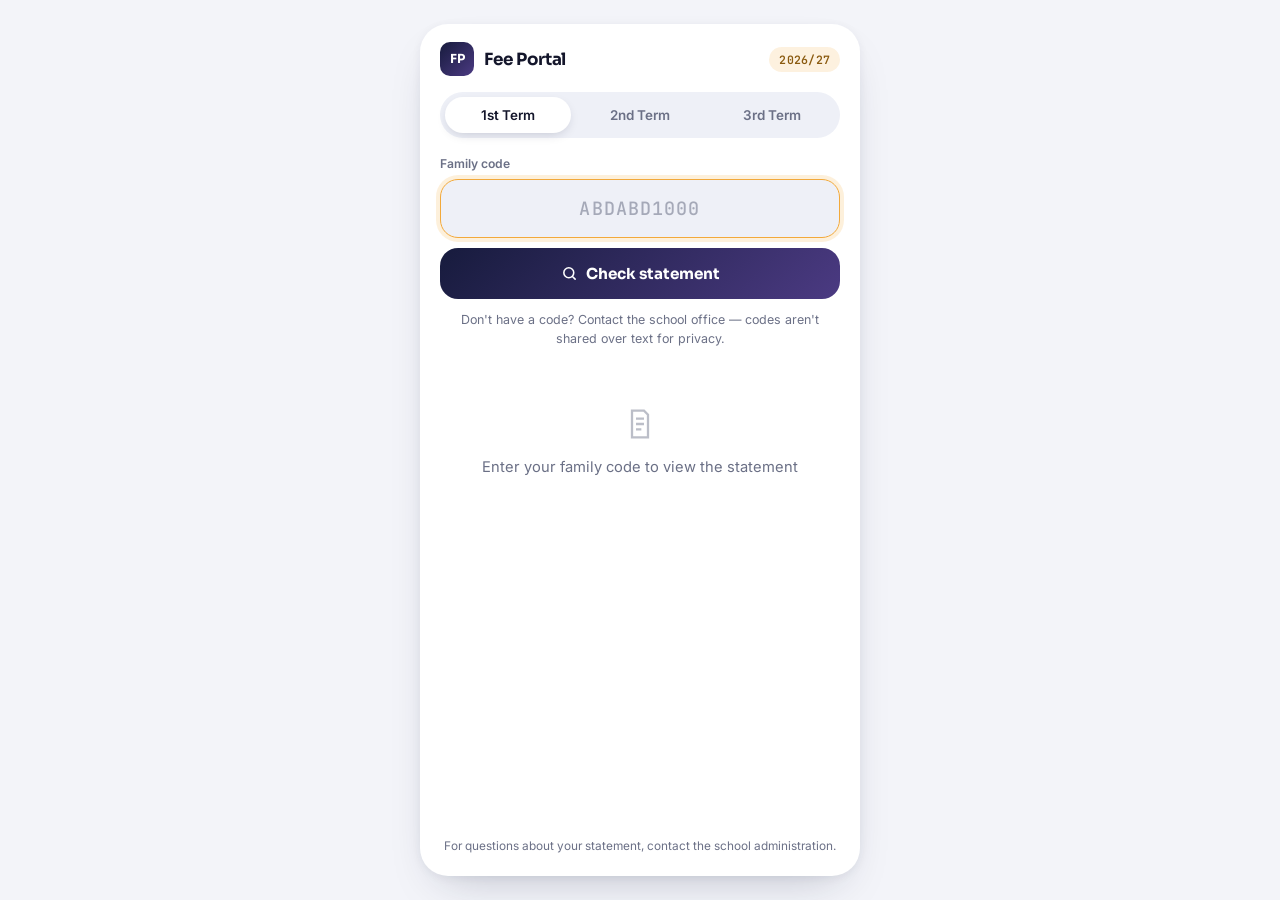
<file: legacy-lookup.html>
<!DOCTYPE html>
<html lang="en">
<head>
<meta charset="UTF-8">
<meta name="viewport" content="width=device-width, initial-scale=1.0, maximum-scale=1.0, viewport-fit=cover">
<title>Fee Portal · 2026/2027 Session</title>
<meta name="description" content="Private fee statement lookup for parents.">
<meta name="theme-color" content="#171B3D">
<link rel="preconnect" href="https://fonts.googleapis.com">
<link rel="preconnect" href="https://fonts.gstatic.com" crossorigin>
<link href="https://fonts.googleapis.com/css2?family=Sora:wght@500;600;700;800&family=Inter:wght@400;500;600;700&family=JetBrains+Mono:wght@400;500;600;700&display=swap" rel="stylesheet">
<style>
  :root{
    --bg:#f3f4f9;
    --surface:#ffffff;
    --surface-alt:#eef0f7;
    --ink:#14162b;
    --ink-soft:#6b7086;
    --hairline:#e5e7f1;
    --gold:#f2a93b;
    --gold-rgb:242,169,59;
    --gold-ink:#8a5a0f;
    --navy:#171b3d;
    --navy-2:#2c2a5e;
    --violet:#4b3a82;
    --green:#1e9e64;
    --green-soft:#e3f7ec;
    --red:#e5484d;
    --red-soft:#fdebec;
    --radius-lg:26px;
    --radius-md:18px;
    --radius-sm:13px;
    --shadow-card:0 20px 48px -22px rgba(23,27,61,0.28), 0 2px 10px rgba(23,27,61,0.06);
    --shadow-fixed:0 -8px 24px -12px rgba(23,27,61,0.18);
    --font-display:'Sora', 'Segoe UI', sans-serif;
    --font-body:'Inter', -apple-system, BlinkMacSystemFont, sans-serif;
    --font-mono:'JetBrains Mono', 'SFMono-Regular', Menlo, monospace;
    --safe-b:env(safe-area-inset-bottom, 0px);
  }

  @media (prefers-color-scheme: dark){
    :root{
      --bg:#0c0e1c;
      --surface:#151830;
      --surface-alt:#1c2040;
      --ink:#eef0f9;
      --ink-soft:#9599b3;
      --hairline:#2a2e52;
      --navy:#0f1230;
      --navy-2:#2c2a5e;
      --violet:#5c47a8;
      --green:#4fd996;
      --green-soft:#12301f;
      --red:#ff7b7f;
      --red-soft:#3a1518;
      --shadow-card:0 20px 48px -22px rgba(0,0,0,0.6), 0 2px 10px rgba(0,0,0,0.3);
      --shadow-fixed:0 -8px 24px -12px rgba(0,0,0,0.5);
    }
  }

  *{ margin:0; padding:0; box-sizing:border-box; -webkit-tap-highlight-color:transparent; }
  html{ -webkit-text-size-adjust:100%; }

  body{
    font-family:var(--font-body);
    background:var(--bg);
    color:var(--ink);
    min-height:100vh; min-height:100dvh;
    display:flex; justify-content:center;
    -webkit-font-smoothing:antialiased;
  }

  .app-shell{
    max-width:440px;
    width:100%;
    min-height:100vh; min-height:100dvh;
    background:var(--surface);
    display:flex;
    flex-direction:column;
    box-shadow:var(--shadow-card);
  }
  @media (min-width:441px){
    body{ padding:24px 14px; }
    .app-shell{ min-height:auto; border-radius:28px; overflow:hidden; }
  }

  /* ---- Top bar ---- */
  .topbar{
    display:flex; align-items:center; justify-content:space-between;
    padding:18px 20px 14px;
  }
  .brand{ display:flex; align-items:center; gap:10px; }
  .brand .crest{
    width:34px; height:34px; border-radius:10px;
    background:linear-gradient(135deg, var(--navy), var(--violet));
    color:#fff; display:flex; align-items:center; justify-content:center;
    font-family:var(--font-display); font-weight:700; font-size:0.78em;
    flex:0 0 auto;
  }
  .brand-name{ font-family:var(--font-display); font-weight:700; font-size:1.05em; letter-spacing:-0.01em; }
  .session-pill{
    font-family:var(--font-mono); font-size:0.72em; font-weight:600;
    color:var(--gold-ink);
    background:rgba(var(--gold-rgb),0.16);
    padding:5px 10px; border-radius:100px; letter-spacing:0.02em;
  }
  @media (prefers-color-scheme: dark){ .session-pill{ color:var(--gold); } }

  /* ---- Term switch ---- */
  .term-switch{
    display:grid; grid-template-columns:repeat(3,1fr);
    gap:6px;
    margin:2px 20px 16px;
    padding:5px;
    background:var(--surface-alt);
    border-radius:100px;
  }
  .term-tab{
    border:none; background:transparent;
    padding:10px 6px;
    font-family:var(--font-body); font-weight:600; font-size:0.84em;
    color:var(--ink-soft);
    border-radius:100px;
    cursor:pointer;
    transition:background .18s ease, color .18s ease, box-shadow .18s ease;
  }
  .term-tab.active{
    background:var(--surface);
    color:var(--ink);
    box-shadow:0 4px 12px -4px rgba(23,27,61,0.22);
  }
  .term-tab:disabled{ cursor:wait; opacity:0.6; }

  /* ---- Code entry panel ---- */
  .code-panel{ padding:2px 20px 18px; }
  .field-label{
    font-size:0.76em; font-weight:600; color:var(--ink-soft);
    display:block; margin-bottom:8px;
  }
  input#codeInput{
    width:100%;
    padding:16px 16px;
    font-family:var(--font-mono);
    font-size:1.15em;
    font-weight:600;
    letter-spacing:0.16em;
    text-transform:uppercase;
    color:var(--ink);
    background:var(--surface-alt);
    border:1.5px solid transparent;
    border-radius:var(--radius-md);
    outline:none;
    text-align:center;
    transition:border-color .18s ease, box-shadow .18s ease;
  }
  input#codeInput::placeholder{ color:var(--ink-soft); opacity:0.55; letter-spacing:0.06em; font-weight:500; }
  input#codeInput:focus{ border-color:var(--gold); box-shadow:0 0 0 4px rgba(var(--gold-rgb),0.18); }
  input#codeInput:disabled{ opacity:0.55; }

  button#checkBtn{
    width:100%;
    margin-top:10px;
    padding:16px;
    font-family:var(--font-display);
    font-size:0.95em; font-weight:700;
    color:#fff;
    background:linear-gradient(135deg, var(--navy), var(--violet));
    border:none;
    border-radius:var(--radius-md);
    cursor:pointer;
    display:flex; align-items:center; justify-content:center; gap:8px;
    transition:transform .12s ease, opacity .12s ease;
  }
  button#checkBtn:active{ transform:scale(0.98); }
  button#checkBtn:disabled{ opacity:0.55; cursor:not-allowed; }
  button#checkBtn svg{ width:17px; height:17px; }

  .hint{ margin-top:12px; font-size:0.78em; color:var(--ink-soft); line-height:1.5; text-align:center; }

  :focus-visible{ outline:2px solid var(--gold); outline-offset:2px; }

  /* ---- Result panel ---- */
  .result-panel{ flex:1; padding:4px 20px 24px; }

  .placeholder, .unavailable, .loading{ text-align:center; padding:38px 12px 10px; color:var(--ink-soft); }
  .placeholder svg, .unavailable svg{ width:32px; height:32px; margin-bottom:12px; opacity:0.45; }
  .placeholder p, .unavailable p{ font-size:0.92em; line-height:1.5; }
  .unavailable strong{ color:var(--ink); display:block; font-family:var(--font-display); font-size:1.05em; margin-bottom:6px; }

  .spinner{
    width:26px; height:26px;
    border:3px solid var(--hairline);
    border-top:3px solid var(--gold);
    border-radius:50%;
    margin:0 auto 14px;
    animation:spin .7s linear infinite;
  }
  @keyframes spin{ to{ transform:rotate(360deg); } }

  .error{
    background:var(--red-soft);
    border-radius:var(--radius-md);
    padding:16px;
    color:var(--red);
    display:flex; gap:12px; align-items:flex-start;
    font-size:0.9em; line-height:1.45;
  }
  .error svg{ width:18px; height:18px; flex:0 0 auto; margin-top:1px; }

  /* ---- Statement ---- */
  .statement{ animation:rise .35s cubic-bezier(.2,.8,.2,1); }
  @keyframes rise{ from{ opacity:0; transform:translateY(10px); } to{ opacity:1; transform:none; } }
  @media (prefers-reduced-motion:reduce){ .statement{ animation:none; } }

  /* virtual fee card */
  .fee-card{
    position:relative;
    border-radius:var(--radius-lg);
    padding:20px 20px 22px;
    background:
      radial-gradient(140px 140px at 92% -10%, rgba(var(--gold-rgb),0.35), transparent 65%),
      linear-gradient(135deg, var(--navy) 0%, var(--navy-2) 55%, var(--violet) 100%);
    color:#f4f4fb;
    overflow:hidden;
    margin-bottom:16px;
  }
  .fee-card::before{
    content:'';
    position:absolute; inset:0;
    background-image:radial-gradient(rgba(255,255,255,0.07) 1px, transparent 1px);
    background-size:14px 14px;
    opacity:0.5;
    pointer-events:none;
  }
  .fee-card-top{ display:flex; align-items:flex-start; justify-content:space-between; margin-bottom:26px; position:relative; }
  .fee-chip{
    width:32px; height:24px; border-radius:6px;
    background:linear-gradient(135deg, var(--gold), #fcd58a);
    box-shadow:inset 0 0 0 1px rgba(255,255,255,0.35);
  }
  .fee-card-badge{
    font-size:0.68em; font-weight:600; letter-spacing:0.04em;
    background:rgba(255,255,255,0.14);
    padding:5px 10px; border-radius:100px;
    white-space:nowrap;
  }
  .fee-card-name{ font-family:var(--font-display); font-weight:700; font-size:1.14em; line-height:1.25; position:relative; }
  .fee-card-code{
    font-family:var(--font-mono); font-size:0.82em; letter-spacing:0.14em;
    color:rgba(244,244,251,0.75); margin-top:10px; position:relative;
  }

  /* balance hero */
  .balance-hero{
    display:flex; align-items:center; gap:16px;
    padding:18px 4px 20px;
  }
  .ring-wrap{ position:relative; flex:0 0 auto; width:68px; height:68px; }
  .ring-wrap svg{ transform:rotate(-90deg); }
  .ring-track{ fill:none; stroke:var(--surface-alt); stroke-width:7; }
  .ring-fill{ fill:none; stroke:var(--gold); stroke-width:7; stroke-linecap:round; transition:stroke-dashoffset .8s cubic-bezier(.2,.8,.2,1); }
  .ring-fill.paid-full{ stroke:var(--green); }
  .ring-pct{
    position:absolute; inset:0; display:flex; align-items:center; justify-content:center;
    font-family:var(--font-mono); font-weight:700; font-size:0.8em;
  }
  .balance-main{ flex:1; min-width:0; }
  .balance-label{ font-size:0.76em; font-weight:600; color:var(--ink-soft); margin-bottom:2px; }
  .balance-figure{ font-family:var(--font-display); font-weight:800; font-size:1.7em; letter-spacing:-0.02em; line-height:1.1; }
  .balance-figure.due{ color:var(--red); }
  .balance-figure.clear{ color:var(--green); }
  .status-pill{
    display:inline-flex; align-items:center; gap:5px;
    font-size:0.72em; font-weight:600;
    padding:4px 10px; border-radius:100px; margin-top:8px;
  }
  .status-pill.due{ background:var(--red-soft); color:var(--red); }
  .status-pill.clear{ background:var(--green-soft); color:var(--green); }
  .status-pill svg{ width:11px; height:11px; }

  /* stat chips */
  .stat-row{ display:grid; grid-template-columns:1fr 1fr; gap:10px; margin-bottom:20px; }
  .stat-chip{
    background:var(--surface-alt);
    border-radius:var(--radius-md);
    padding:13px 14px;
  }
  .stat-chip .s-label{ font-size:0.72em; font-weight:600; color:var(--ink-soft); margin-bottom:4px; }
  .stat-chip .s-val{ font-family:var(--font-mono); font-weight:700; font-size:1.02em; }

  /* breakdown list */
  .ledger-title{
    font-size:0.76em; font-weight:700; letter-spacing:0.04em; text-transform:uppercase;
    color:var(--ink-soft); margin-bottom:10px;
  }
  .ledger{ margin-bottom:8px; border-radius:var(--radius-md); overflow:hidden; background:var(--surface-alt); }
  .ledger-row{
    display:flex; align-items:center; justify-content:space-between; gap:10px;
    padding:12px 14px;
    font-size:0.9em;
    border-bottom:1px solid var(--hairline);
  }
  .ledger-row:last-child{ border-bottom:none; }
  .ledger-cat{ color:var(--ink); font-weight:500; }
  .ledger-amt{ font-family:var(--font-mono); font-weight:600; white-space:nowrap; }

  .no-details{ font-size:0.86em; color:var(--ink-soft); padding:14px; background:var(--surface-alt); border-radius:var(--radius-md); text-align:center; }

  /* sticky bottom actions */
  .bottom-actions{
    position:sticky;
    bottom:0;
    display:flex; gap:10px;
    padding:14px 20px calc(14px + var(--safe-b));
    background:var(--surface);
    border-top:1px solid var(--hairline);
    box-shadow:var(--shadow-fixed);
    margin:20px -20px 0;
  }
  .action-btn{
    flex:1;
    display:flex; align-items:center; justify-content:center; gap:7px;
    padding:13px 12px;
    font-family:var(--font-body); font-size:0.86em; font-weight:600;
    border-radius:var(--radius-sm);
    border:1.5px solid var(--hairline);
    background:var(--surface);
    color:var(--ink);
    cursor:pointer;
    transition:background .15s ease, transform .15s ease;
  }
  .action-btn:active{ transform:scale(0.97); }
  .action-btn svg{ width:15px; height:15px; }
  .action-btn.primary{ background:linear-gradient(135deg, var(--navy), var(--violet)); color:#fff; border-color:transparent; }

  footer{ padding:14px 20px 20px; text-align:center; }
  footer p{ font-size:0.74em; color:var(--ink-soft); line-height:1.5; }

  .hidden{ display:none !important; }
</style>
</head>
<body>
  <main class="app-shell" id="app">
    <div class="topbar">
      <div class="brand">
        <span class="crest">FP</span>
        <span class="brand-name">Fee Portal</span>
      </div>
      <span class="session-pill">2026/27</span>
    </div>

    <nav class="term-switch" id="termSwitch">
      <button class="term-tab active" type="button" data-term="1st">1st Term</button>
      <button class="term-tab" type="button" data-term="2nd">2nd Term</button>
      <button class="term-tab" type="button" data-term="3rd">3rd Term</button>
    </nav>

    <div class="code-panel">
      <label class="field-label" for="codeInput">Family code</label>
      <input
        type="text"
        id="codeInput"
        placeholder="ABDABD1000"
        maxlength="20"
        inputmode="text"
        autocorrect="off"
        autocapitalize="characters"
        spellcheck="false"
        aria-label="Family code"
      >
      <button id="checkBtn" type="button">
        <svg viewBox="0 0 24 24" fill="none" stroke="currentColor" stroke-width="2.2" stroke-linecap="round"><circle cx="11" cy="11" r="7"/><path d="m20 20-3.5-3.5"/></svg>
        <span>Check statement</span>
      </button>
      <p class="hint">Don't have a code? Contact the school office — codes aren't shared over text for privacy.</p>
    </div>

    <div class="result-panel" id="result">
      <div class="placeholder">
        <svg viewBox="0 0 24 24" fill="none" stroke="currentColor" stroke-width="1.7"><path d="M9 2h6l3 3v17H6V2z"/><path d="M9 8h6M9 12h6M9 16h4"/></svg>
        <p>Enter your family code to view the statement</p>
      </div>
    </div>

    <footer>
      <p>For questions about your statement, contact the school administration.</p>
    </footer>
  </main>

  <script>
    const SESSION_LABEL = '2026/2027';
    const TERMS = {
      '1st': { file: 'students_1st_term.json', label: '1st Term' },
      '2nd': { file: 'students_2nd_term.json', label: '2nd Term' },
      '3rd': { file: 'students_3rd_term.json', label: '3rd Term' },
    };

    const termSwitch = document.getElementById('termSwitch');
    const resultDiv = document.getElementById('result');
    const codeInput = document.getElementById('codeInput');
    const checkBtn = document.getElementById('checkBtn');

    let studentData = null;
    let currentTerm = '1st';

    const ICONS = {
      alert: '<svg viewBox="0 0 24 24" fill="none" stroke="currentColor" stroke-width="2"><circle cx="12" cy="12" r="9"/><path d="M12 8v5M12 16h.01"/></svg>',
      check: '<svg viewBox="0 0 24 24" fill="none" stroke="currentColor" stroke-width="2.4"><path d="M20 6 9 17l-5-5"/></svg>',
      copy: '<svg viewBox="0 0 24 24" fill="none" stroke="currentColor" stroke-width="2"><rect x="9" y="9" width="12" height="12" rx="2"/><path d="M5 15V5a2 2 0 0 1 2-2h10"/></svg>',
      share: '<svg viewBox="0 0 24 24" fill="none" stroke="currentColor" stroke-width="2"><path d="M12 2 12 15"/><path d="m8 6 4-4 4 4"/><path d="M4 13v6a2 2 0 0 0 2 2h12a2 2 0 0 0 2-2v-6"/></svg>',
      doc: '<svg viewBox="0 0 24 24" fill="none" stroke="currentColor" stroke-width="1.7"><path d="M9 2h6l3 3v17H6V2z"/><path d="M9 8h6M9 12h6M9 16h4"/></svg>'
    };

    function naira(n) {
      const v = Number(n) || 0;
      return '₦' + v.toLocaleString('en-NG', { maximumFractionDigits: 0 });
    }

    function showPlaceholder() {
      resultDiv.innerHTML = `
        <div class="placeholder">
          ${ICONS.doc}
          <p>Enter your family code to view the statement</p>
        </div>`;
    }

    function showUnavailable(label) {
      resultDiv.innerHTML = `
        <div class="unavailable">
          ${ICONS.doc}
          <strong>${label} isn't ready yet</strong>
          <p>We'll switch this on as soon as the term's fee data is uploaded. Please check back later.</p>
        </div>`;
    }

    function showError(message) {
      resultDiv.innerHTML = `
        <div class="error">
          ${ICONS.alert}
          <p>${escapeHtml(message)}</p>
        </div>`;
    }

    async function selectTerm(termKey) {
      const term = TERMS[termKey];
      currentTerm = termKey;

      Array.from(termSwitch.querySelectorAll('.term-tab')).forEach(b => {
        b.classList.toggle('active', b.dataset.term === termKey);
        b.disabled = true;
      });

      resultDiv.innerHTML = `<div class="loading"><div class="spinner"></div><p>Loading ${term.label.toLowerCase()}…</p></div>`;

      try {
        const res = await fetch(term.file, { cache: 'no-store' });
        if (!res.ok) throw new Error('not found');
        studentData = await res.json();

        if (codeInput.value.trim()) {
          checkCode();
        } else {
          showPlaceholder();
        }
      } catch (e) {
        studentData = null;
        showUnavailable(term.label);
      } finally {
        Array.from(termSwitch.querySelectorAll('.term-tab')).forEach(b => b.disabled = false);
      }
    }

    async function checkCode() {
      const code = codeInput.value.trim().toUpperCase();

      if (!code) {
        showError('Please enter your family code.');
        codeInput.focus();
        return;
      }
      if (!studentData) {
        showUnavailable(TERMS[currentTerm].label);
        return;
      }

      resultDiv.innerHTML = `<div class="loading"><div class="spinner"></div><p>Checking records…</p></div>`;
      checkBtn.disabled = true;
      codeInput.disabled = true;

      try {
        let student = studentData[code];
        if (!student) {
          const foundKey = Object.keys(studentData).find(k => k.toUpperCase() === code);
          if (foundKey) student = studentData[foundKey];
        }

        if (student) {
          displayStudent(student, code);
        } else {
          showError('That code doesn\'t match our records. Double-check it and try again, or contact the school office.');
        }
      } catch (e) {
        console.error(e);
        showError('Something went wrong. Please refresh and try again.');
      } finally {
        checkBtn.disabled = false;
        codeInput.disabled = false;
      }
    }

    function displayStudent(student, code) {
      const totalFee = Number(student.total_fee) || 0;
      const totalPaid = Number(student.total_paid) || 0;
      const balance = Number(student.balance) || 0;
      const pct = totalFee > 0 ? Math.max(0, Math.min(100, Math.round((totalPaid / totalFee) * 100))) : 0;
      const isClear = balance <= 0;

      const excludeKeys = ['LAST NAME', 'FIRST NAME', 'CLASS', 'TOTAL FEE', 'TOTAL PAID', 'BALANCE'];
      const feeKeys = Object.keys(student.details || {}).filter(k => !excludeKeys.includes(k.trim().toUpperCase()));

      let ledgerHtml = '';
      let hasValues = false;
      for (const key of feeKeys) {
        const raw = student.details[key];
        const numVal = parseFloat(raw);
        const label = key.replace(/_/g, ' ').trim().replace(/\s+/g, ' ');
        if (!isNaN(numVal) && numVal > 0) {
          ledgerHtml += `
            <div class="ledger-row">
              <span class="ledger-cat">${escapeHtml(toTitle(label))}</span>
              <span class="ledger-amt">${naira(numVal)}</span>
            </div>`;
          hasValues = true;
        } else if (isNaN(numVal) && raw && raw !== '0') {
          ledgerHtml += `
            <div class="ledger-row">
              <span class="ledger-cat">${escapeHtml(toTitle(label))}</span>
              <span class="ledger-amt">${escapeHtml(raw)}</span>
            </div>`;
          hasValues = true;
        }
      }

      const R = 28, C = 2 * Math.PI * R;
      const offset = C - (pct / 100) * C;

      const termLabel = TERMS[currentTerm] ? TERMS[currentTerm].label : '';
      const shareText = `Fee Statement — ${student.name} (${student.class})\n${termLabel} · ${SESSION_LABEL}\nTotal: ${naira(totalFee)}\nPaid: ${naira(totalPaid)}\nBalance: ${naira(balance)}`;

      resultDiv.innerHTML = `
        <div class="statement">
          <div class="fee-card">
            <div class="fee-card-top">
              <div class="fee-chip"></div>
              <span class="fee-card-badge">${escapeHtml(student.class)}</span>
            </div>
            <div class="fee-card-name">${escapeHtml(student.name)}</div>
            <div class="fee-card-code">${escapeHtml(code)}</div>
          </div>

          <div class="balance-hero">
            <div class="ring-wrap">
              <svg viewBox="0 0 64 64" width="68" height="68">
                <circle class="ring-track" cx="32" cy="32" r="${R}"></circle>
                <circle class="ring-fill ${pct >= 100 ? 'paid-full' : ''}" cx="32" cy="32" r="${R}"
                  stroke-dasharray="${C}" stroke-dashoffset="${offset}"></circle>
              </svg>
              <div class="ring-pct">${pct}%</div>
            </div>
            <div class="balance-main">
              <div class="balance-label">${isClear ? 'Balance' : 'Balance due'}</div>
              <div class="balance-figure ${isClear ? 'clear' : 'due'}">${naira(Math.abs(balance))}</div>
              <span class="status-pill ${isClear ? 'clear' : 'due'}">${isClear ? ICONS.check + ' Fully paid' : ICONS.alert + ' Payment pending'}</span>
            </div>
          </div>

          <div class="stat-row">
            <div class="stat-chip">
              <div class="s-label">Total fee</div>
              <div class="s-val">${naira(totalFee)}</div>
            </div>
            <div class="stat-chip">
              <div class="s-label">Paid</div>
              <div class="s-val">${naira(totalPaid)}</div>
            </div>
          </div>

          ${hasValues ? `
            <div class="ledger-title">Breakdown</div>
            <div class="ledger">${ledgerHtml}</div>
          ` : '<div class="no-details">No itemised breakdown available for this term.</div>'}

          <div class="bottom-actions">
            <button class="action-btn" type="button" id="copyBtn">${ICONS.copy}<span>Copy</span></button>
            <button class="action-btn primary" type="button" id="shareBtn">${ICONS.share}<span>Share</span></button>
          </div>
        </div>`;

      document.getElementById('copyBtn').addEventListener('click', () => copyStatement(shareText));
      document.getElementById('shareBtn').addEventListener('click', () => shareStatement(shareText));
    }

    function copyStatement(text) {
      const btn = document.getElementById('copyBtn');
      navigator.clipboard.writeText(text).then(() => {
        const original = btn.innerHTML;
        btn.innerHTML = `${ICONS.check}<span>Copied</span>`;
        setTimeout(() => { btn.innerHTML = original; }, 1600);
      }).catch(() => {});
    }

    function shareStatement(text) {
      if (navigator.share) {
        navigator.share({ text }).catch(() => {});
      } else {
        window.open('https://wa.me/?text=' + encodeURIComponent(text), '_blank');
      }
    }

    function toTitle(s) {
      return s.toLowerCase().replace(/\b\w/g, c => c.toUpperCase());
    }

    function escapeHtml(s) {
      return String(s).replace(/[&<>"']/g, c => ({'&':'&amp;','<':'&lt;','>':'&gt;','"':'&quot;',"'":'&#39;'}[c]));
    }

    termSwitch.addEventListener('click', (e) => {
      const btn = e.target.closest('.term-tab');
      if (!btn || btn.classList.contains('active')) return;
      selectTerm(btn.dataset.term);
    });

    checkBtn.addEventListener('click', checkCode);
    codeInput.addEventListener('keypress', (e) => { if (e.key === 'Enter') checkCode(); });

    selectTerm('1st');
    setTimeout(() => codeInput.focus(), 300);
  </script>
</body>
</html>
</file>
